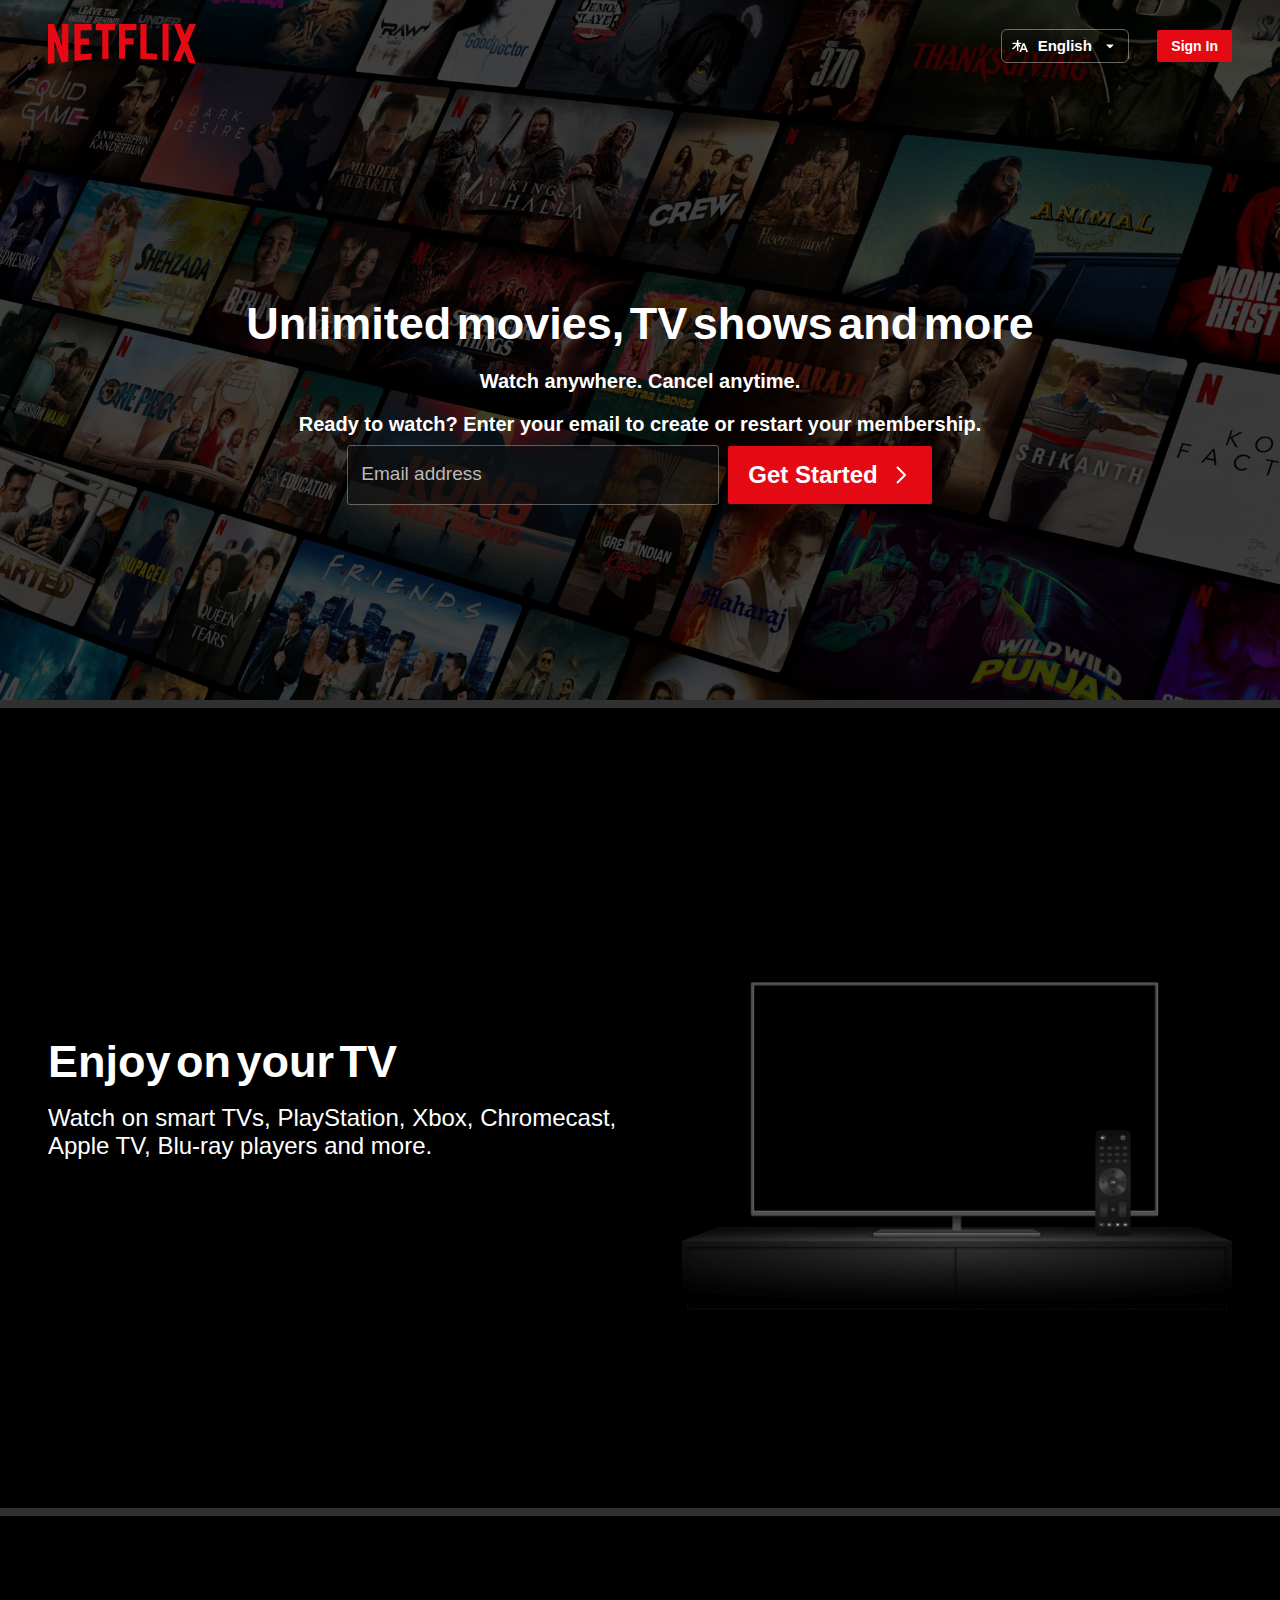
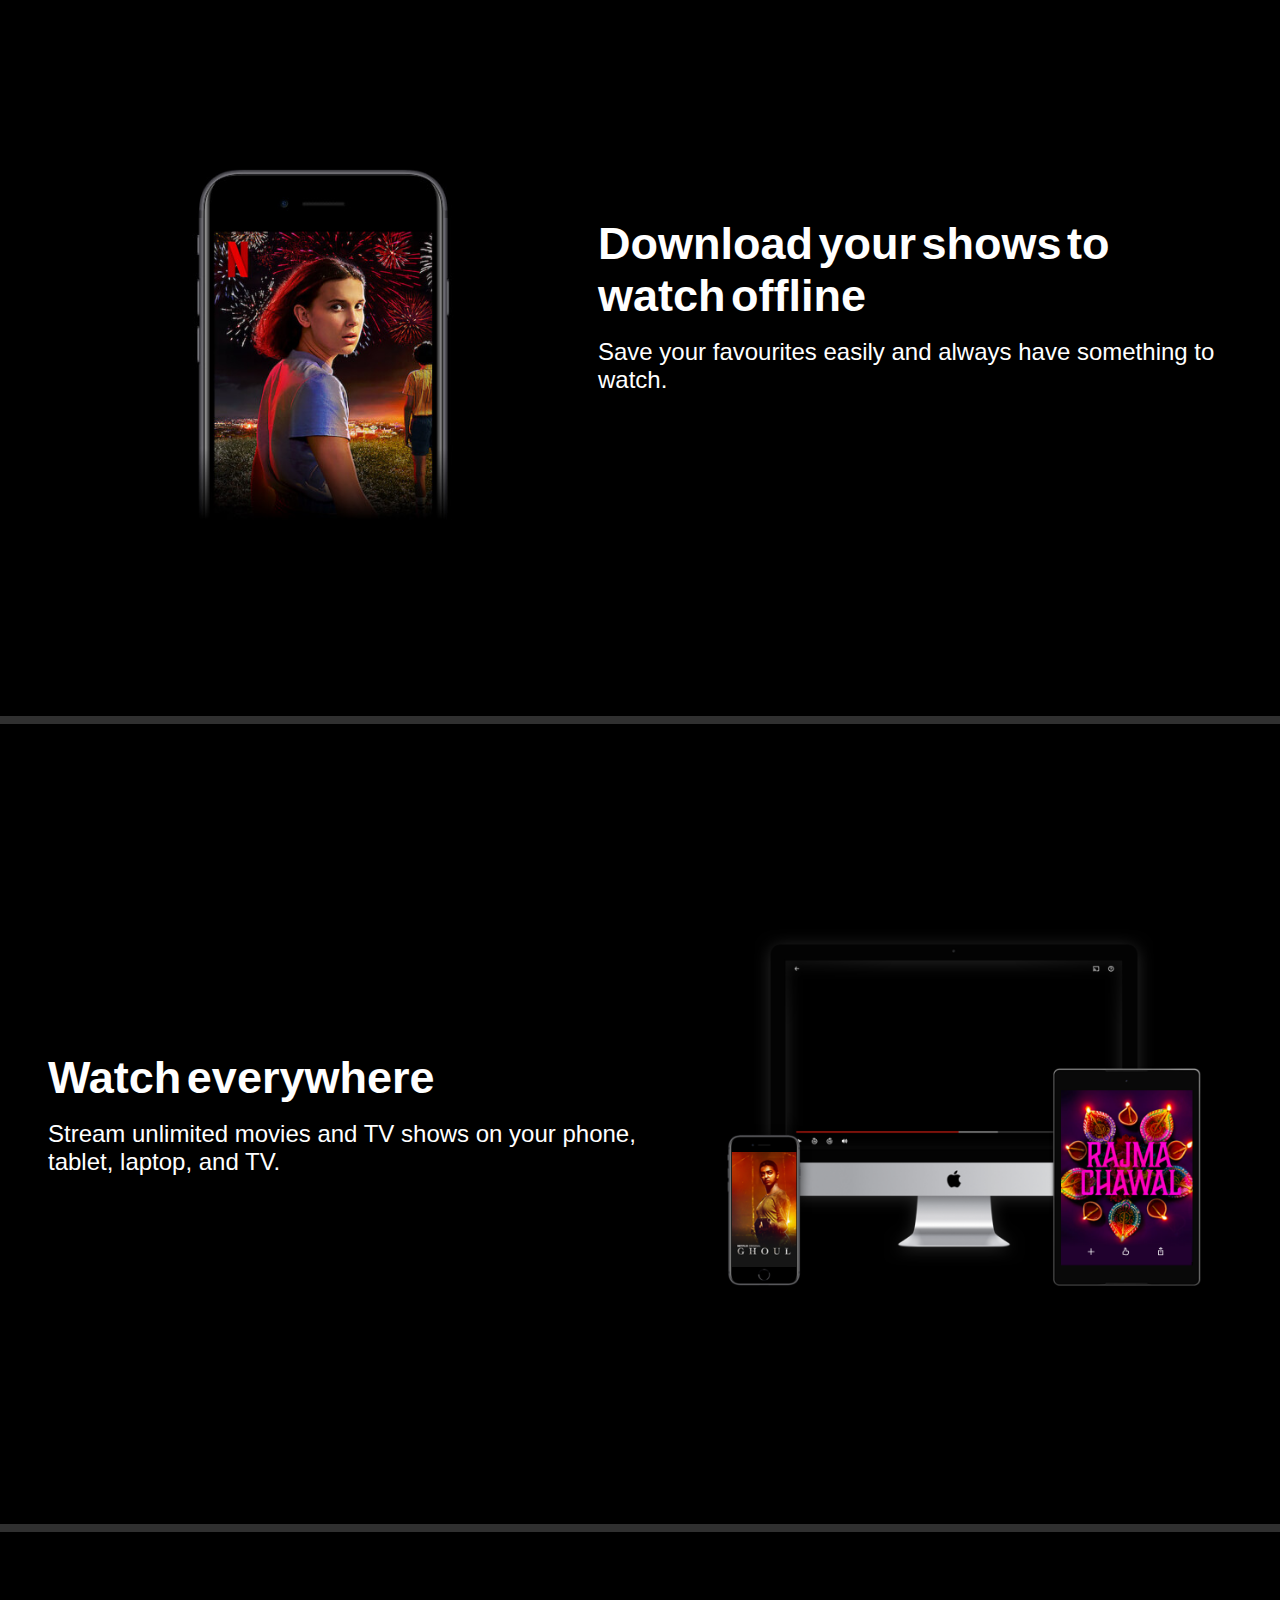
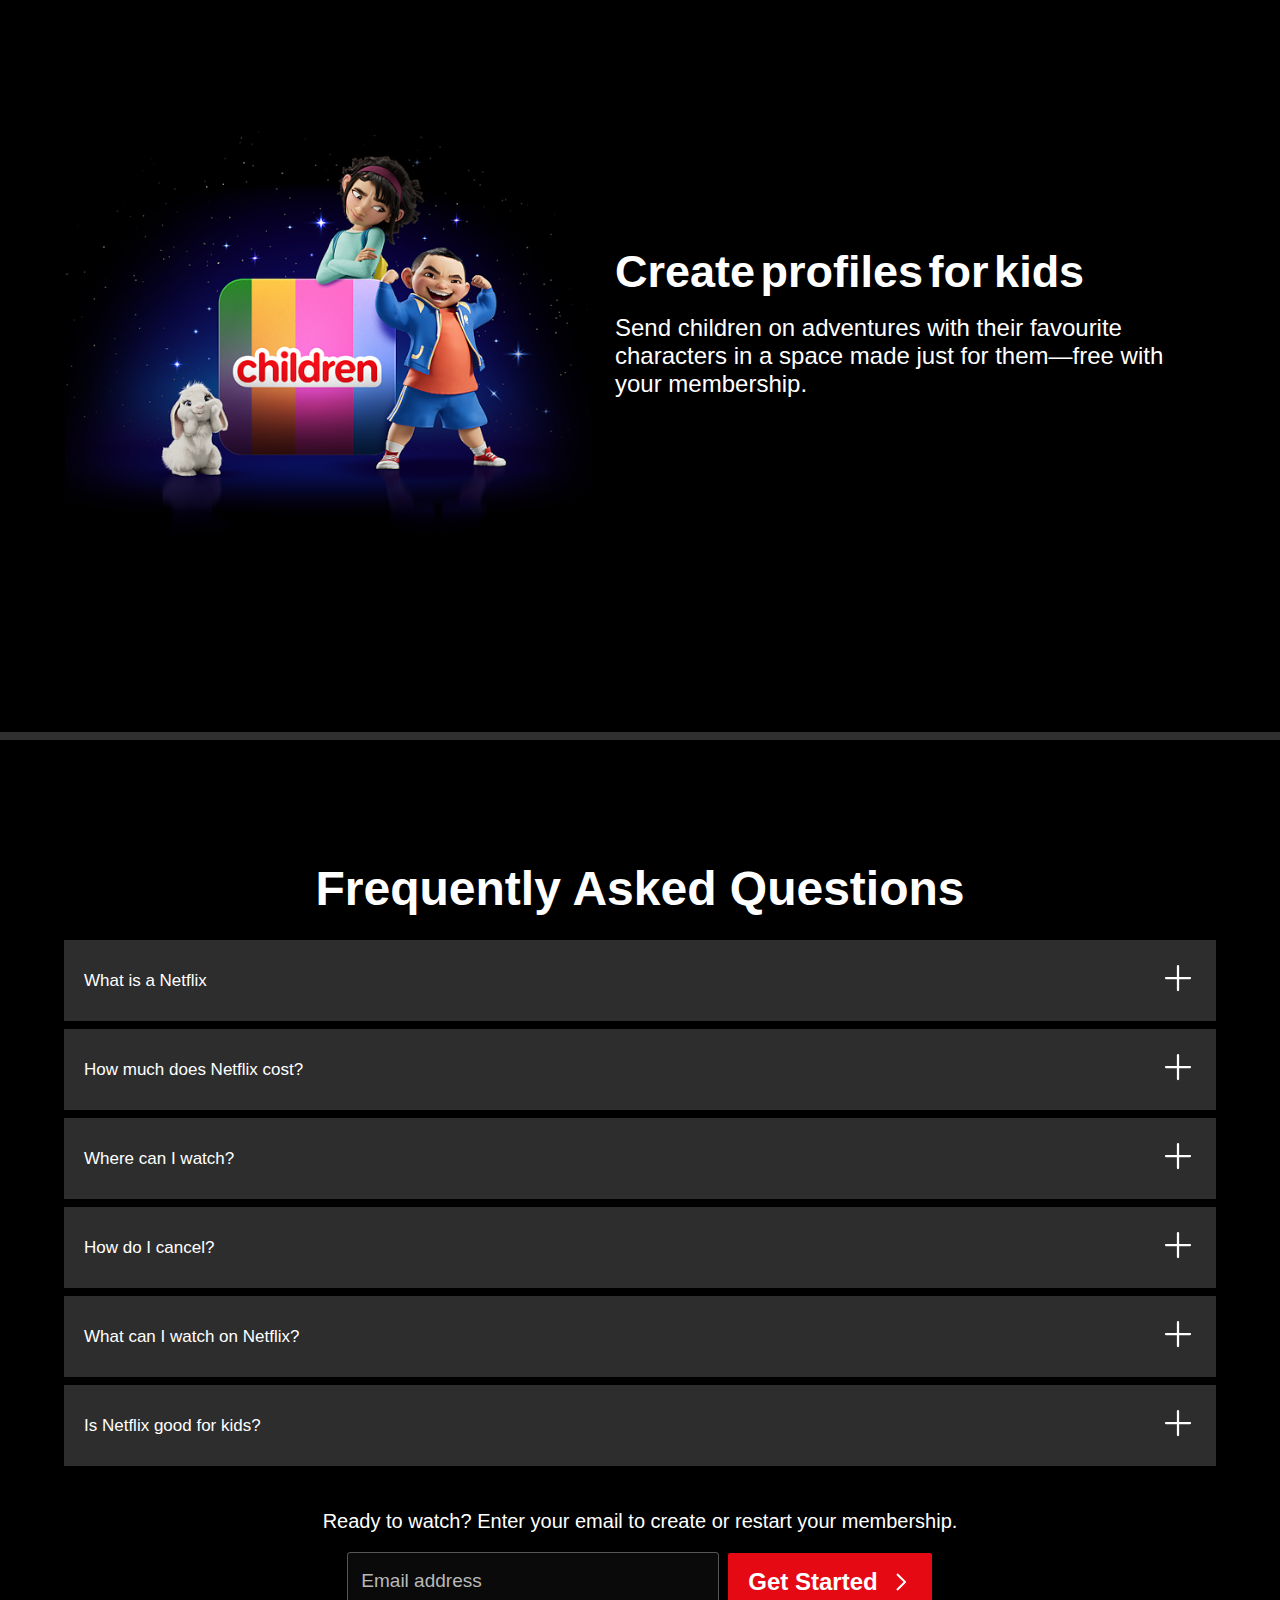
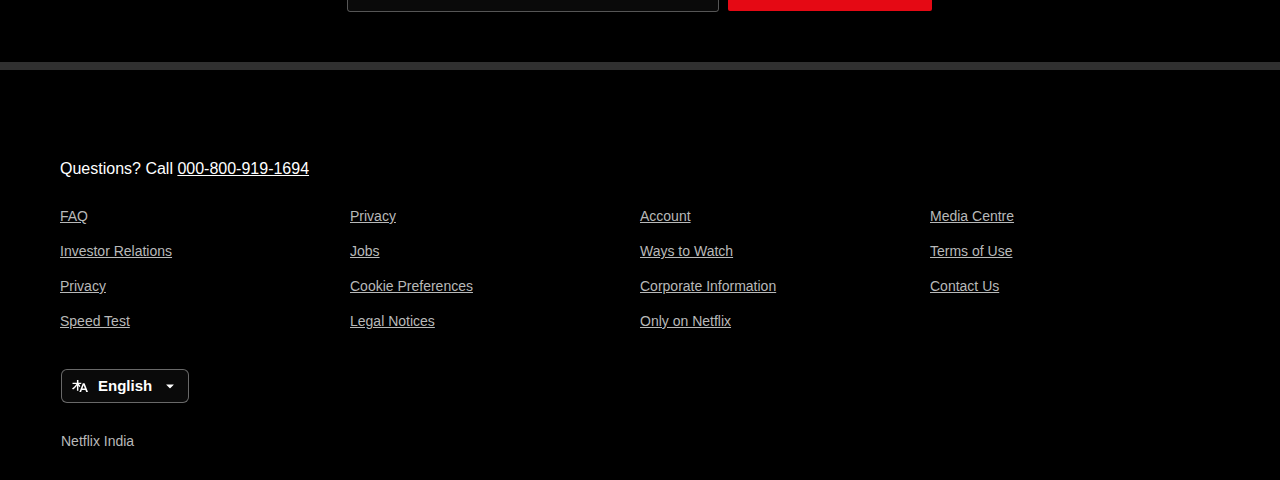
<file: index.html>
<!DOCTYPE html>
<html lang="en">
<head>
    <meta charset="UTF-8">
    <meta name="viewport" content="width=device-width, initial-scale=1.0">
    <title>Netflix India – Watch TV Shows Online, Watch Movies Online</title>
    <link rel="stylesheet" href="style.css">
    <link rel="preconnect" href="https://fonts.googleapis.com">
    <link rel="preconnect" href="https://fonts.gstatic.com" crossorigin>
    <link href="https://fonts.googleapis.com/css2?family=Martel+Sans:wght@200;300;400;600;700;800;900&display=swap" rel="stylesheet">
</head>
<body> 
    
    <div class="main">
        <nav>
            <span><img class="netflix" src="assets/images/netflix.svg" alt=""></span>
            <div class="btns">
                <button class="english"> <span class="lang"> <svg xmlns="http://www.w3.org/2000/svg" fill="none" width="16" height="16" viewBox="0 0 16 16" role="img" data-icon="LanguagesSmall" aria-hidden="true"><path fill-rule="evenodd" clip-rule="evenodd" d="M10.7668 5.33333L10.5038 5.99715L9.33974 8.9355L8.76866 10.377L7.33333 14H9.10751L9.83505 12.0326H13.4217L14.162 14H16L12.5665 5.33333H10.8278H10.7668ZM10.6186 9.93479L10.3839 10.5632H11.1036H12.8856L11.6348 7.2136L10.6186 9.93479ZM9.52722 4.84224C9.55393 4.77481 9.58574 4.71045 9.62211 4.64954H6.41909V2H4.926V4.64954H0.540802V5.99715H4.31466C3.35062 7.79015 1.75173 9.51463 0 10.4283C0.329184 10.7138 0.811203 11.2391 1.04633 11.5931C2.55118 10.6795 3.90318 9.22912 4.926 7.57316V12.6667H6.41909V7.51606C6.81951 8.15256 7.26748 8.76169 7.7521 9.32292L8.31996 7.88955C7.80191 7.29052 7.34631 6.64699 6.9834 5.99715H9.06968L9.52722 4.84224Z" fill="currentColor"></path></svg></span> English <span class="arrow"><svg xmlns="http://www.w3.org/2000/svg" fill="none" width="16" height="16" viewBox="0 0 16 16" role="img" data-icon="CaretDownSmall" aria-hidden="true"><path fill-rule="evenodd" clip-rule="evenodd" d="M11.5976 6.5C11.7461 6.5 11.8204 6.67956 11.7154 6.78457L8.23574 10.2643C8.10555 10.3945 7.89445 10.3945 7.76425 10.2643L4.28457 6.78457C4.17956 6.67956 4.25393 6.5 4.40244 6.5H11.5976Z" fill="currentColor"></path></svg></span></button>
                <button class="signin">Sign In</button>
            </div>
        </nav>
        
        <div class="section1"> 
        </div>
        
        
        <div class="hero">
            <span class="heading heading1 "><h1>Unlimited movies, TV shows and more</h1></span>
            <span class="heading heading2">Watch anywhere. Cancel anytime.</span>
            <span class="heading heading3">Ready to watch? Enter your email to create or restart your membership.</span>
            
            <span class="email"><input type="text" placeholder="Email address"><button class="getbtn">Get Started <svg xmlns="http://www.w3.org/2000/svg" fill="none" width="24" height="24" viewBox="0 0 24 24" role="img" data-icon="ChevronRightStandard" aria-hidden="true"><path fill-rule="evenodd" clip-rule="evenodd" d="M15.5859 12L8.29303 19.2928L9.70725 20.7071L17.7072 12.7071C17.8948 12.5195 18.0001 12.2652 18.0001 12C18.0001 11.7347 17.8948 11.4804 17.7072 11.2928L9.70724 3.29285L8.29303 4.70706L15.5859 12Z" fill="currentColor"></path></svg> </button></span>
            
            
            
            
            
            
        </div>
        
        <div class="seprateline"></div>
        <div class="section2">
            
            <div class="content">
                <span class="left1"> Enjoy on your TV</span>
                <span class="left2">Watch on smart TVs, PlayStation, Xbox, Chromecast, Apple TV, Blu-ray players and more.</span>
                
            </div>
            <div class="secimage">
                <img src="assets/images/1imagetv.png" alt="error">
                <div class="video">
                    
                    <video src="https://assets.nflxext.com/ffe/siteui/acquisition/ourStory/fuji/desktop/video-tv-in-0819.m4v " autoplay loop muted></video>
                </div>
            </div>
        </div>
        <div class="seprateline"></div>
        <div class="section2 colreverse">
            
            <div class="secimage">
                <img src="assets/images/2imagemobile.jpg" alt="error">
                <div class="video">
                    
                    
                </div>
                
            </div>
            <div class="content">
                <span class="left1">Download your shows to watch offline</span>
                <span class="left2">Save your favourites easily and always have something to watch.</span>
                
            </div>
        </div>
        <div class="seprateline"></div>
        <div class="section2 ">
            
            <div class="content">
                <span class="left1"> Watch everywhere</span>
                <span class="left2">Stream unlimited movies and TV shows on your phone, tablet, laptop, and TV.</span>
                
            </div>
            <div class="secimage">
                <img src="assets/images/image3.png" alt="error">
                <div class="video2">
                    
                    <video  src="https://assets.nflxext.com/ffe/siteui/acquisition/ourStory/fuji/desktop/video-devices-in.m4v" autoplay loop muted></video>
                </div>
            </div>
        </div>
        <div class="seprateline"></div>
        <div class="section2 colreverse">
            
            <div class="secimage">
                <img src="assets/images/image4.png" alt="error">
                <div class="video">
                    
                    
                </div>
                
            </div>
            <div class="content2">
                <span class="left1">Create profiles for kids</span>
                <span class="left2">Send children on adventures with their favourite characters in a space made just for them—free with your membership.</span>
                
            </div>
        </div>
        
        
        
        <div class="seprateline"></div>
        <div class="section5">
            <div class="freq">
                Frequently Asked Questions
                
            </div>
            
            <div class="queryname">
                What is a Netflix <span><svg xmlns="http://www.w3.org/2000/svg" viewBox="0 0 24 24" width="24" height="24" color="#000000" fill="none">
                    <path d="M12 4V20" stroke="currentColor" stroke-width="1.5" stroke-linecap="round" stroke-linejoin="round" />
                    <path d="M4 12H20" stroke="currentColor" stroke-width="1.5" stroke-linecap="round" stroke-linejoin="round" />
                </svg></span>
            </div>
            <div class="queryname"> 
                How much does Netflix cost?  <span><svg xmlns="http://www.w3.org/2000/svg" viewBox="0 0 24 24" width="24" height="24" color="#000000" fill="none">
                    <path d="M12 4V20" stroke="currentColor" stroke-width="1.5" stroke-linecap="round" stroke-linejoin="round" />
                    <path d="M4 12H20" stroke="currentColor" stroke-width="1.5" stroke-linecap="round" stroke-linejoin="round" />
                </svg></span>
            </div>
            <div class="queryname">
                Where can I watch? <span><svg xmlns="http://www.w3.org/2000/svg" viewBox="0 0 24 24" width="24" height="24" color="#000000" fill="none">
                    <path d="M12 4V20" stroke="currentColor" stroke-width="1.5" stroke-linecap="round" stroke-linejoin="round" />
                    <path d="M4 12H20" stroke="currentColor" stroke-width="1.5" stroke-linecap="round" stroke-linejoin="round" />
                </svg></span>
            </div>
            <div class="queryname">
                How do I cancel? <span><svg xmlns="http://www.w3.org/2000/svg" viewBox="0 0 24 24" width="24" height="24" color="#000000" fill="none">
                    <path d="M12 4V20" stroke="currentColor" stroke-width="1.5" stroke-linecap="round" stroke-linejoin="round" />
                    <path d="M4 12H20" stroke="currentColor" stroke-width="1.5" stroke-linecap="round" stroke-linejoin="round" />
                </svg></span>
            </div>
            <div class="queryname">
                What can I watch on Netflix? <span><svg xmlns="http://www.w3.org/2000/svg" viewBox="0 0 24 24" width="24" height="24" color="#000000" fill="none">
                    <path d="M12 4V20" stroke="currentColor" stroke-width="1.5" stroke-linecap="round" stroke-linejoin="round" />
                    <path d="M4 12H20" stroke="currentColor" stroke-width="1.5" stroke-linecap="round" stroke-linejoin="round" />
                </svg></span>
            </div>
            <div class="queryname">
                Is Netflix good for kids? <span><svg xmlns="http://www.w3.org/2000/svg" viewBox="0 0 24 24" width="24" height="24" color="#000000" fill="none">
                    <path d="M12 4V20" stroke="currentColor" stroke-width="1.5" stroke-linecap="round" stroke-linejoin="round" />
                    <path d="M4 12H20" stroke="currentColor" stroke-width="1.5" stroke-linecap="round" stroke-linejoin="round" />
                </svg></span>
            </div>
            
            <div class="email2">
                
                <span class=" heading4">Ready to watch? Enter your email to create or restart your membership.</span>
                
                <span class="address2" ><input class="input1" type="text" placeholder="Email address"><button class="getbtn2">Get Started <svg xmlns="http://www.w3.org/2000/svg" fill="none" width="24" height="24" viewBox="0 0 24 24" role="img" data-icon="ChevronRightStandard" aria-hidden="true"><path fill-rule="evenodd" clip-rule="evenodd" d="M15.5859 12L8.29303 19.2928L9.70725 20.7071L17.7072 12.7071C17.8948 12.5195 18.0001 12.2652 18.0001 12C18.0001 11.7347 17.8948 11.4804 17.7072 11.2928L9.70724 3.29285L8.29303 4.70706L15.5859 12Z" fill="currentColor"></path></svg></button></span>
                
                
            </div>
        </div>
        <div class="seprateline"></div>
        
        
        <footer>
            
            <div class="footer">
                <div class="Questions">Questions? Call <a href="">000-800-919-1694</a></div>
                <div class="info">
                    <a href="">FAQ</a>
                    <a href="">Privacy</a>
                    <a href="">Account</a>
                    <a href="">Media Centre</a>
                    <a href="">Investor Relations</a>
                    <a href="">Jobs</a>
                    <a href=""> Ways to Watch</a>
                    <a href="">Terms of Use</a>
                    <a href="">Privacy</a>
                    <a href="">Cookie Preferences </a>
                    <a href=""> Corporate Information </a>
                    <a href="">Contact Us </a>
                    <a href="">Speed Test </a>
                    <a href="">Legal Notices </a>
                    <a href="">Only on Netflix </a>
                </div>
                <div class="lasteng">
                    
                    <button class="english english2"> <span class="lang"> <svg xmlns="http://www.w3.org/2000/svg" fill="none" width="16" height="16" viewBox="0 0 16 16" role="img" data-icon="LanguagesSmall" aria-hidden="true"><path fill-rule="evenodd" clip-rule="evenodd" d="M10.7668 5.33333L10.5038 5.99715L9.33974 8.9355L8.76866 10.377L7.33333 14H9.10751L9.83505 12.0326H13.4217L14.162 14H16L12.5665 5.33333H10.8278H10.7668ZM10.6186 9.93479L10.3839 10.5632H11.1036H12.8856L11.6348 7.2136L10.6186 9.93479ZM9.52722 4.84224C9.55393 4.77481 9.58574 4.71045 9.62211 4.64954H6.41909V2H4.926V4.64954H0.540802V5.99715H4.31466C3.35062 7.79015 1.75173 9.51463 0 10.4283C0.329184 10.7138 0.811203 11.2391 1.04633 11.5931C2.55118 10.6795 3.90318 9.22912 4.926 7.57316V12.6667H6.41909V7.51606C6.81951 8.15256 7.26748 8.76169 7.7521 9.32292L8.31996 7.88955C7.80191 7.29052 7.34631 6.64699 6.9834 5.99715H9.06968L9.52722 4.84224Z" fill="currentColor"></path></svg></span> English <span class="arrow"><svg xmlns="http://www.w3.org/2000/svg" fill="none" width="16" height="16" viewBox="0 0 16 16" role="img" data-icon="CaretDownSmall" aria-hidden="true"><path fill-rule="evenodd" clip-rule="evenodd" d="M11.5976 6.5C11.7461 6.5 11.8204 6.67956 11.7154 6.78457L8.23574 10.2643C8.10555 10.3945 7.89445 10.3945 7.76425 10.2643L4.28457 6.78457C4.17956 6.67956 4.25393 6.5 4.40244 6.5H11.5976Z" fill="currentColor"></path></svg></span></button>
                    <div class="India">Netflix India</div>
                </div>
                
                
            </div>
        </div>
        </footer>
        
        
    </body>
    </html>
</file>
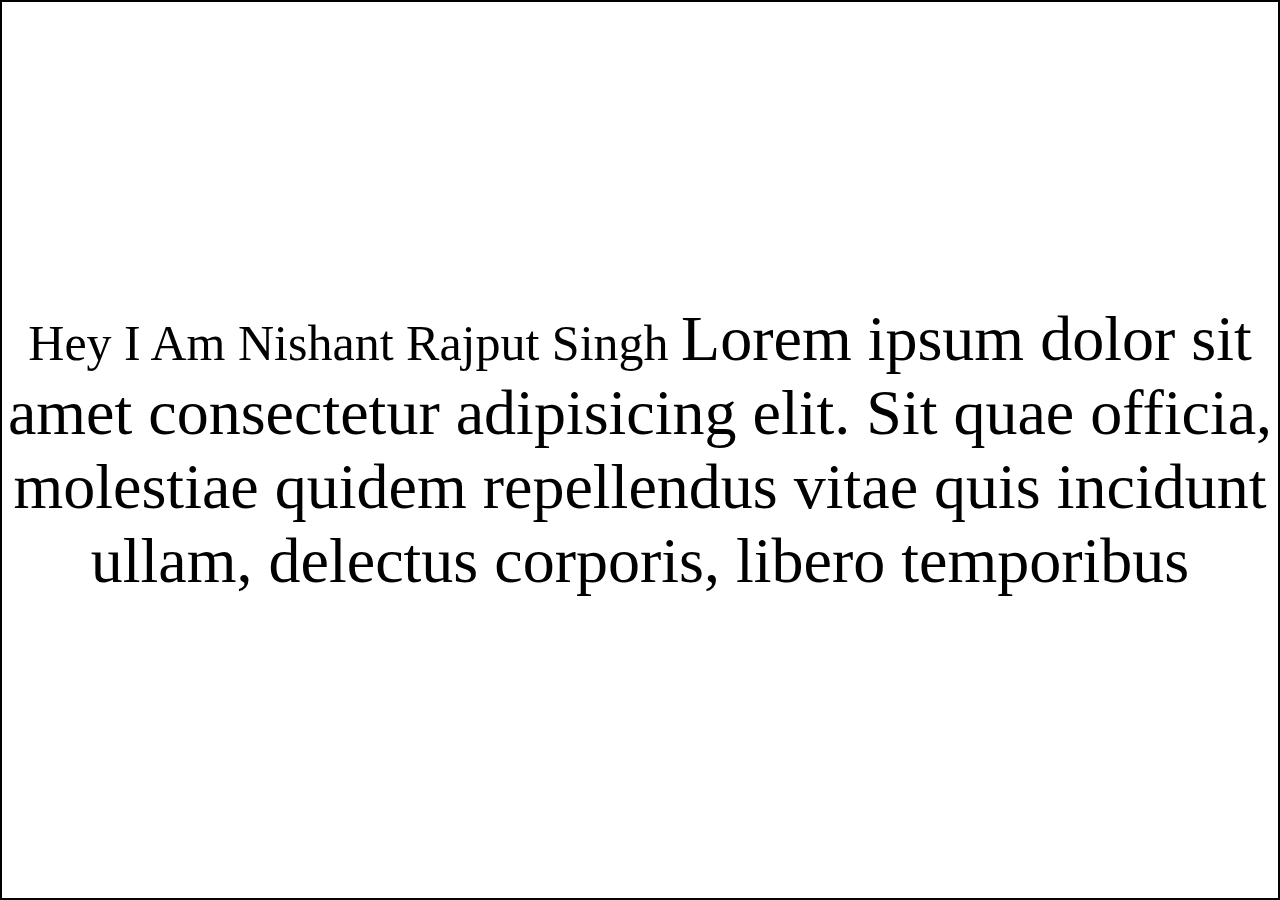
<file: ldjfl.html>
<!DOCTYPE html>
<html lang="en">
<head>
  <meta charset="UTF-8">
  <meta name="viewport" content="width=device-width, initial-scale=1.0">
  <title>nishant rjaput isn </title>
</head>

<style>
  *{

    padding: 0;
    margin: 0;
    box-sizing: border-box;
  }

  .container{

    border: 2px solid black;
    display: flex;
    justify-content: center;
    align-items: center;
    width: 100vw;
    height: 100vh;
    font-size: 50px;

  }

  .box{
 /* font-size:50px ; */
 text-align: center;
   /* width: 700px; */

  }

  .box span{

    font-size: 5vw;
  }
</style>
<body>
  <div class="container">

    <div class="box">

Hey I Am Nishant Rajput Singh 
<span>
  Lorem ipsum dolor sit amet consectetur adipisicing elit. Sit quae officia, molestiae quidem repellendus vitae quis incidunt ullam, delectus corporis, libero temporibus 
</span>
    </div>
  </div>
</body>
</html>
</file>
<file: style.css>
* {

    padding: 0;
    margin: 0;
    font-family: sans-serif;
    color: white;
    /* box-sizing: border-box; */

}




body {

    background-color: black;

}

.main {

    background-image: url("assets/images/bg.jpg");
    height: 700px;
    position: relative;
    background-size: cover;
    background-position: center center;
    background-size: max(1200px, 100vw);
    box-sizing: border-box;
    background-repeat: repeat;
}

.main .section1 {

    width: 100%;
    height: 100%;
    opacity: 0.66;
    background-color: black;
    position: absolute;
    top: 0px;
    box-sizing: border-box;
}

nav {

    display: flex;
    max-width: 76.4475vw;
    margin: auto;
    justify-content: space-between;
    align-items: center;
    height: 44px;
    padding: 24px 48px;


}

span .netflix {

    position: relative;
    z-index: 10;
    width: 148px;
}

nav .btns {

    position: relative;
    z-index: 10;
}



div .hero {
    height: calc(100% - 92px);
    display: flex;
    position: relative;
    z-index: 10;
    color: white;
    flex-direction: column;
    justify-content: center;
    align-items: center;
    text-align: center;
    box-sizing: border-box;
    padding: 10px;
    flex-wrap: wrap;
    /* width: 100vw; */


}

div .heading {

    padding: 10px;
    font-size: 20px;
    font-weight: 600;

}

.getbtn {


    font-size: 24px;
    font-weight: 600;
    color: white;
    background-color: rgb(229, 9, 20);
    border: none;
    padding: 15px 20px;
    text-align: center;
    font-style: normal;
    border-radius: 2px;
    display: flex;
    align-items: center;
    justify-content: center;


}

.signin {

    font-size: 14px;
    font-weight: 600;
    color: white;
    background-color: rgb(229, 9, 20);
    border: none;
    padding: 8px 14px;
    text-align: center;
    border-radius: 2px;

}

.english:focus {

    outline: none;
    outline-offset: 2px;
    outline: 2px solid white;

}

.english:hover {

    cursor: pointer;
}

.english {

    font-size: 15px;
    font-weight: 600;
    line-height: 20px;
    padding: 6px 36px;
    margin: 0px 24px 0px 0px;
    background-color: transparent;
    color: white;
    border: 1px solid rgba(255, 255, 255, 0.39);
    border-radius: 6px;
    position: relative;




}

.english .lang {

    padding: 0px 0px 0px 0px;
    text-align: start;
    position: absolute;
    top: 8px;
    left: 10px;


}

.arrow {

    position: absolute;
    top: 8px;
    right: 10px;

}

.english2 {

    margin-top: 20px;
    margin-bottom: 30px;
    background-color: rgba(15, 15, 15, 0.644);

}


.email input {
    font-size: 16px;
    font-weight: 400;
    background-color: rgba(15, 15, 15, 0.644);
    color: rgb(255, 254, 254);
    border: 2px solid rgba(165, 165, 165, 0.342);
    border: none;
    padding: 0px 150px 0px 13px;
    text-align: start;

    font-style: normal;
    border-radius: 2px;
    outline: 1px solid rgba(172, 172, 172, 0.493);
    margin: 0px 10px 0px 0px;
    box-sizing: border-box;
    position: relative;
    z-index: 10;



}

.email input::placeholder,
.email2 .input1::placeholder {

    color: rgb(184, 185, 185);
    font-size: 19px;
    font-weight: 500;


}

.email {

    display: flex;
    justify-content: center;


}

div .seprateline {

    border: 4px solid rgba(77, 77, 77, 0.623);
    box-sizing: border-box;
}

div .section2 {

    width: 100%;
    height: 602px;
    display: flex;
    justify-content: center;
    align-items: center;
    position: relative;
    box-sizing: border-box;
    padding: 25px;

    /* text-align: center; */
}

.India {

    font-size: 14px;
    color: rgb(184, 185, 185);
}


div.content {

    color: white;
    font-size: large;
    position: relative;
    z-index: 10;
    display: flex;
    flex-direction: column;
    /* text-align: center; */
    width: 634px;
    padding-bottom: 20px;
    box-sizing: border-box;



}




div .content .left1 {

    font-size: 45px;
    font-weight: 800;
    word-spacing: -7px;
    padding-bottom: 40px;




}

div .content .left2 {

    font-size: 24px;
    font-weight: 400;
    margin-top: -24px;
}

.secimage {

    position: relative;
    width: auto;
}

.secimage img {


    position: relative;
    z-index: 10;



}

div .video2 video {

    width: 400px;
    height: 290px;
}

div .section5 {

    width: 100%;
    height: 922px;
    display: flex;
    /* justify-content: center; */
    flex-direction: column;
    align-items: center;
    align-items: center;
    box-sizing: border-box;
    padding: 10px;
    justify-content: center;


}

div .video {


    position: absolute;
    top: 91px;
    right: 76px;
}

div .video2 {


    position: absolute;
    top: 9px;
    right: 116px;

}

div.content2 {

    color: white;
    font-size: large;
    position: relative;
    z-index: 10;
    display: flex;
    flex-direction: column;
    /* text-align: center; */
    width: 600px;
    padding-bottom: 20px;
    box-sizing: border-box;



}

div .content2 .left2 {

    font-size: 24px;
    font-weight: 400;
    margin-top: -24px;
}



div .content2 .left1 {

    font-size: 45px;
    font-weight: 800;
    word-spacing: -7px;
    padding-bottom: 40px;
}

.section5 .freq {
    color: white;
    display: flex;
    justify-content: center;
    text-align: center;
    font-size: 48px;
    font-weight: 900;
    padding: 70px 10px 20px 10px
}

div .queryname {

    font-size: 24px;
    font-weight: 400;
    background-color: rgb(45, 45, 45);
    padding: 20px;
    width: 73vw;
    margin: 4px;
    display: flex;
    justify-content: space-between;
    align-items: center;
    cursor: pointer;
    box-sizing: border-box;

}

.queryname:hover {

    background-color: rgb(62, 62, 62);
}



.queryname svg {

    width: 36px;
    height: 36px;

}

.email2 {

    display: flex;
    justify-content: center;
    align-items: center;
    flex-direction: column;
    text-align: center;
    width: auto;
    margin: 0px 10px 0px 10px;
    padding: 0px 10px 0px 10px;

}

.heading4 {

    margin-top: 40px;
    font-size: 20px;
    margin-bottom: 20px;
    /* font-weight: 300; */
}

.getbtn2 {

    font-size: 24px;
    font-weight: 600;
    color: white;
    background-color: rgb(229, 9, 20);
    border: none;
    padding: 15px 20px;
    text-align: center;
    font-style: normal;
    border-radius: 2px;
    display: flex;
    align-items: center;
    justify-content: center;
}

.getbtn2 svg,
.getbtn svg {
    margin: 0px 0px 0px 10px;
    width: 24px;
    height: 24px;

}

.email2 .input1 {


    font-size: 16px;
    font-weight: 400;
    background-color: rgba(15, 15, 15, 0.644);
    color: white;
    border: 2px solid white;
    border: none;
    padding: 0px 150px 0px 13px;
    text-align: start;

    font-style: normal;
    border-radius: 2px;
    outline: 1px solid rgba(255, 255, 255, 0.336);
    margin: 0px 10px 0px 0px;
    box-sizing: border-box;
}

.address2 {

    display: flex;
    justify-content: center;
}



footer {

    display: grid;

    height: auto;
    padding-left: 218px;
    padding-right: 218px;



}

.info {
    /* height: 500px; */
    display: grid;
    grid-template-columns: repeat(4, 1fr);
    grid-template-rows: repeat(4, 35px);





}

.info a {

    font-size: 14px;
    font-weight: 500;
    color: rgb(184, 185, 185);
}

.Questions {
    /* width: 1184px; */
    font-size: 16px;
    font-weight: 400;

    margin-top: 60px;
    padding: 0px 0px 30px 0px;




}

.lasteng {

    padding: 1px;
}


.hero h1 {

    font-size: 45px;
    font-weight: 900;
    word-spacing: -7px;
}

@media only screen and (max-width: 1300px) {

    nav {

        max-width: 95vw;
    }

    div .section2 {

        height: 800px;
        padding-left: 40px;
        padding-right: 40px;


    }

    div .section2 .secimage img {

        width: 550px
    }

    div .video2 video {

        width: 338px;
        height: 243px;
    }

    div .video2 {

        position: absolute;
        top: 9px;
        right: 109px;
    }

    div .video video {
        height: 226px;
        width: 402px;
    }

    div .video {
        top: 85px;
    }

    div .footer {

        padding: 30px;

    }

    div .queryname {

        font-size: 17px;
        width: 90vw;
    }

    footer {

        padding-left: 30px;
        padding-right: 30px;

    }


}

@media only screen and (max-width: 940px) {

    .section2 {


        flex-direction: column;
        max-height: 700px;
    }

    span .netflix {

        width: 90px;
    }

    .english {

        margin: 0px 5px 0px 0px;
    }

    div .colreverse {

        flex-direction: column-reverse;
    }


    div .hero h1 {

        font-size: 35px;
        margin: 0px;
    }

    div .content {

        width: auto;
    }

    div .content .left1 {

        font-size: 33px;
    }

    div .content .left2 {

        font-size: 17px;
    }

    div .content2 .left1 {

        font-size: 33px;
    }

    div .content2 .left2 {

        font-size: 17px;
    }

    div .content2 {
        text-align: center;

    }

    div .queryname {

        font-size: 17px;
        width: 90vw;
    }

    div .queryname svg {

        height: 25px;
        width: 25px;
    }

    .section5 .freq {

        font-size: 30px;
        padding-top: 0px;
    }

    div .section5 {

        height: 840px;
    }

    div .info {

        grid-template-columns: repeat(2, 1fr);
        grid-template-rows: repeat(8, 20px);
        width: 100%;
        row-gap: 10px;
    }

    footer {

        padding-left: 20px;
        padding-right: 20px;
    }


    .content {

        text-align: center;
    }

    .english2 {

        margin-top: 20px;
        margin-bottom: 30px;
    }
}


@media only screen and (max-width: 650px) {

    .getbtn,
    .getbtn2 {

        font-size: 18px;
        padding: 15px 19px 15px 19px;
        
    }

    .getbtn2 svg,
    .getbtn svg {
        height: 25px;
        width: 25px;

    }

    .email input,
    .email2 .input1 {

        padding: 15px 60px 15px 19px;
        width: 80vw;
        margin: auto;
    }


    div .heading {
        padding: 10px;
        font-size: 15px;
        font-weight: 600;
    }

    .main {

        background-image: url("assets/images/bg.jpg");
        height: 700px;
        position: absolute;
        
        background-size: cover;
        background-position: center center;
        background-size: max(1200px, 100vw);
        box-sizing: border-box;
        background-repeat: repeat;
    }
    .email{

         gap: 10px;
         flex-direction: column;
         align-items:center;
    }

    .email input::placeholder,
    .email2 .input1::placeholder {
    
        color: rgb(184, 185, 185);
        font-size: 16px;
        font-weight: 500;
    
    
    }
    

}
</file>
